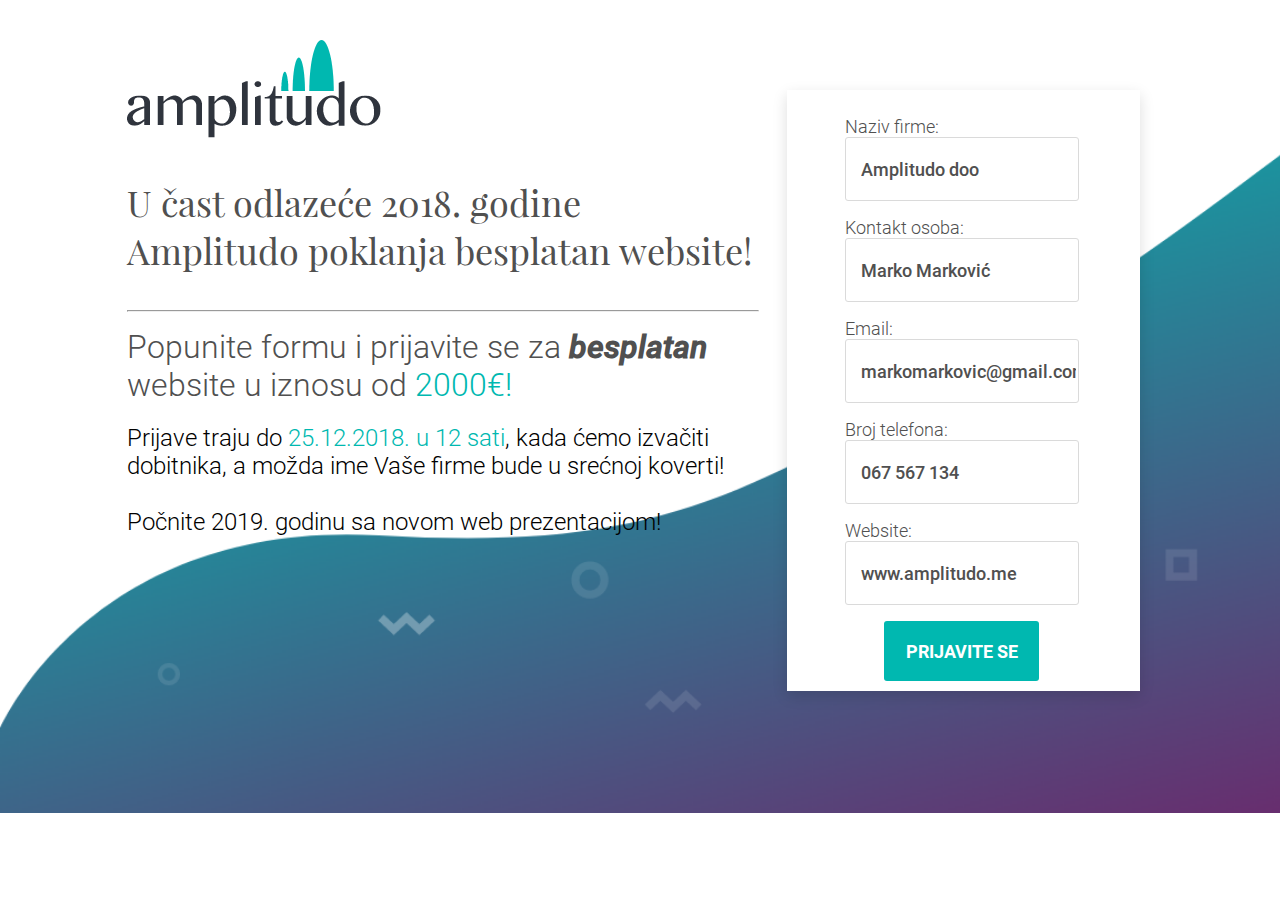
<file: index.html>
<!DOCTYPE html>
<html lang="en">
<head>
    <meta charset="UTF-8">
    <title>Prvi domaci zadatak</title>
    <meta name=”description” content=”Prvi domaci zadatak.”>
    <meta name="viewport" content="width=device-width, initial-scale=1.0">
    <link rel="stylesheet" href="./css/style.css"/>
</head>


<body>


    <div class="container">

        <div class="flex">
            <img src="pictures/logo.png"/>
            <p class="naslov">
                U čast odlazeće 2018. godine Amplitudo poklanja  besplatan  website!
            <hr>
            </p>

            <div class="p1">
                Popunite formu i prijavite se za <strong> besplatan </strong> website u iznosu od <span>2000€!</span>

            </div>

            <div class="p2">
                Prijave traju do
                <span>25.12.2018. u 12 sati</span>,
                kada ćemo izvačiti dobitnika, a možda ime Vaše firme bude u srećnoj koverti!
                <br><br>
                Počnite 2019. godinu sa novom web prezentacijom!
            </div>


        </div>

<div id="forma_footer">
        <div id="forma">
            <form action="" id="f">
                <p>
                    <label for="naziv">Naziv firme:</label> <br>
                    <input id="naziv" type="text" name="nazivfirme" value="Amplitudo doo" required>
                </p>
                <p>
                    <label for="kontakt">Kontakt osoba:</label> <br>
                    <input type="text" id="kontakt" value="Marko Marković" required>
                </p>
                <p>
                    <label for="email">Email:</label><br>
                    <input type="email" id="email" value="markomarkovic@gmail.com" required>
                </p>
                <p>
                    <label for="brojtelefona" class="broj">Broj telefona:</label><br>
                    <input type="text" id="brojtelefona" value="067 567 134" required>
                </p>
                <p>
                    <label for="website" class="website">Website:</label><br>
                    <input type="text" id="website" value="www.amplitudo.me" required>
                </p>
                <button type="submit"> PRIJAVITE SE</button>
            </form>

        </div>
    <footer>
        <span class="icons"> <a href="https://www.facebook.com/AmplitudoCG/"> <img src="./pictures/facebook.png" alt="Facebook-Amplitudo"/></a></span>
        <span class="icons"> <a href="https://www.instagram.com/amplitudo.me/?hl=en"><img src="./pictures/linkedIn.png" alt="Instagram-Amplitudo" /></a></span>
        <span class="icons"> <a href="https://www.linkedin.com/company/amplitudo-d-o-o-"><img src="./pictures/instagram.png" alt="Linkedin-Amplitudo" /></a></span>
    </footer>
</div>


    </div>



</body>
</html>
</file>
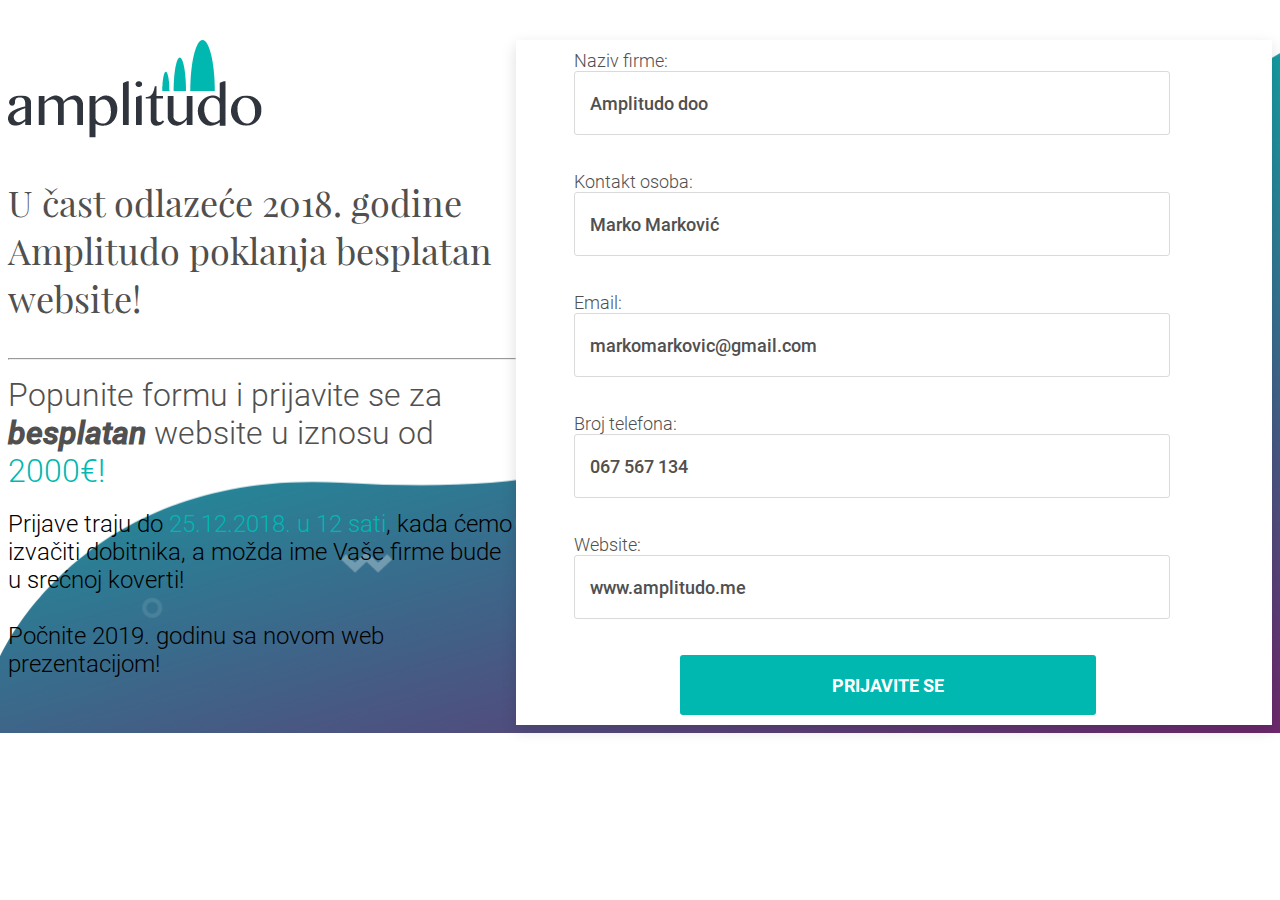
<file: FirstPage.html>
<!DOCTYPE html>
<html lang="en">
<head>
    <meta charset="UTF-8">
    <title>Prvi domaci zadatak</title>
    <meta name="viewport" content="width=device-width, initial-scale=1.0">
    <link rel="stylesheet" href="./css/style.css"/>
</head>


<body>

<div class="glavni">
    <div class="container">

        <div class="flex">
            <img src="pictures/logo.png"/>
            <p class="naslov">
                U čast odlazeće 2018. godine Amplitudo poklanja  besplatan  website!
            <hr>
            </p>

            <div class="p1">
                Popunite formu i prijavite se za <strong> besplatan </strong> website u iznosu od <span>2000€!</span>

            </div>

            <div class="p2">
                Prijave traju do
                <span>25.12.2018. u 12 sati</span>,
                kada ćemo izvačiti dobitnika, a možda ime Vaše firme bude u srećnoj koverti!
                <br><br>
                Počnite 2019. godinu sa novom web prezentacijom!
            </div>


        </div>


        <div id="forma">

            <form action="" id="f">
                <label for="naziv">Naziv firme:</label> <br>
                <input id="naziv" type="text" name="nazivfirme" value="Amplitudo doo" required> <br> <br><br>
                <label for="kontakt">Kontakt osoba:</label> <br>
                <input type="text" id="kontakt" value="Marko Marković" required> <br> <br><br>
                <label for="email">Email:</label><br>
                <input type="email" id="email" value="markomarkovic@gmail.com" required> <br> <br><br>
                <label for="brojtelefona" class="broj">Broj telefona:</label><br>
                <input type="text" id="brojtelefona" value="067 567 134" required> <br> <br><br>
                <label for="website" class="website">Website:</label><br>
                <input type="text" id="website" value="www.amplitudo.me" required> <br> <br><br>
                <button type="submit"> PRIJAVITE SE</button>
            </form>

        </div>



    </div>


</div>

<footer>
    <span class="icons"> <a href="https://www.facebook.com/AmplitudoCG/"> <img src="./pictures/facebook.png" alt="Facebook-Amplitudo"/></a></span>
    <span class="icons"> <a href="https://www.instagram.com/amplitudo.me/?hl=en"><img src="./pictures/linkedIn.png" alt="Instagram-Amplitudo" /></a></span>
    <span class="icon"> <a href="https://www.linkedin.com/company/amplitudo-d-o-o-"><img src="./pictures/instagram.png" alt="Linkedin-Amplitudo" /></a></span>
</footer>

</body>
</html>
</file>
<file: css/style.css>
body{

    background-image: url("../pictures/component.png");
    background-size: cover;
    background-repeat: no-repeat;
    /*  height: 100%; */
}

.container{
    display: flex;
    width: 100%;
    margin-left: auto;
    margin-right: auto;
    margin-top: 40px;
    justify-content: space-around;
}

.flex{
    width: 50%;
    margin-left: auto;
}
/* ucitavanje fonta neka ti uvijek ide prvo */

@font-face {
    font-family: PlayfairDisplay-Regular;
    src: url("../Font/PlayfairDisplay-Regular.woff");
}

@font-face {
    font-family: Roboto-Light;
    src: url("../Font/Roboto-Light.woff");
}

@font-face {
    font-family: Roboto-MediumItalic;
    src: url("../Font/Roboto-MediumItalic.woff");
}

@font-face {
    font-family: Roboto-Medium;
    src: url("../Font/Roboto-Medium.woff");
}

@font-face {
    font-family: Roboto-Bold;
    src: url("../Font/Roboto-Bold.woff");
}

.flex .naslov{
    letter-spacing: 0;
    color: #505050;
    font-size: 36px;
    font-family: PlayfairDisplay-Regular;
}

.flex .p1{
    letter-spacing: 0;
    color: #505050;
    font-size: 32px;
    font-family: Roboto-Light;
}

.flex .p2{
    font-size: 24px;
    font-family: Roboto-Light;
    margin-top: 20px;
}

strong{
    font-family: Roboto-MediumItalic;
}

span{
    color: #00B8B0;
}


#forma_footer{
    width: 30%;
    margin-top: 50px;
    margin-left: 15px;
    margin-right: auto;
    margin-bottom: 15px;
    height: 700px;
}

#forma{
    padding: 10px 57px 10px 58px;
    width: 63%;
    margin:auto;
    background: #FFFFFF 0% 0% no-repeat padding-box;
    box-shadow: 0px 5px 14px #00000022;
}





/*.glavni{
    height: 620px;
}*/

/*#f{
    padding: 20px 0px;
    margin-top: 20px;
}

#f .naziv{
    margin-left: -91px;
}

#f .kontakt{
    margin-left: -74px;
}

#f .email{
    margin-left: -126px;
}

#f .broj{
    margin-left: -81px;
}

#f .website{
    margin-left: -113px;

}*/

#forma label{
    text-align: left;
    letter-spacing: 0;
    color: #505050;
    font-size: 18px;
    font-family: Roboto-Light;
}


#forma input{
    padding-left:15px;
    letter-spacing: 0;
    color: #505050;
    width: 90%;
    height: 60px;
    border: 1px solid #DADADA;
    border-radius: 3px;
    opacity: 1;
    font-size: 18px;
    font-family: Roboto-Medium;
}

input:focus {
    outline: 2px auto #00B8B0;
    outline-offset: -2px;
}

#forma button{
    border: 0px;
    height: 60px;
    letter-spacing: 0;
    color: #FFFFFF;
    opacity:1;
    font-size: 18px;
    background: #00B8B0 0% 0% no-repeat padding-box;
    border-radius: 3px;
    width: 65%;
    font-family: Roboto-Bold;
    margin-left: 16.5%;
    margin-right: 18%;
}

/* obrati paznju na rastojanje buttona u odnosu na input i donjeg bordera forme  */

#forma button:hover , button:active{
    background-color: mediumpurple;
}


footer{
    width: 30%;
    text-align: right;
    margin-top: 40px;
    position: fixed;
    bottom: 0;
    margin-bottom: 30px;
}

.icons{
    margin-left: 15px;
}

/* obrati paznju da su ikonice i forma na istom rastojanju od desne strane, stavi na oboje isti % rastojanje  */

footer img:hover{
    opacity: .5;
    height: 30px;
    padding-left: 5px;
    transition: 0.3s;
}

footer img:active{
    opacity:5;
}

@media  only screen and (max-width:600px) {

    body{
        background-position: bottom;
    }

    .container {
        flex-direction: column;
        height: auto;
        text-align: center;
        width: 99%;
    }

    .flex .naslov{
        font-size: 15px;
    }

    .flex .p1{
        font-size: 13px;
    }
    .flex .p2{
        font-size: 13px;
    }

    .flex {
        width: 90%;
        margin: auto;
    }



#forma_footer{
    width: 99%;
    text-align: left;
    margin-top: 20px;
    margin-left: auto;
    margin-right: auto;
    margin-bottom: 15px;
}



    #forma button{
        font-size: 13px;
    }

    #forma label{
        font-size: 15px;
    }

    #forma input{
        width: 95%;
        margin: auto;
        font-size: 13px;
    }

    footer{
        display: flex;
        flex-direction: row;
        position: relative;
        width: 100%;
        justify-content: flex-end;
    }
}


@media only screen and (min-width: 533px) and (max-width: 800px){
    .container {
        flex-direction: column;
        height: auto;
        text-align: center;
    }

    .flex .naslov{
        font-size: 17px;
    }

    .flex .p1{
        font-size: 15px;
    }
    .flex .p2{
        font-size: 15px;
    }

    .glavni{
        height: auto;
    }
    .flex {
        width: 90%;
        margin: auto;
    }

    #f{
        text-align: left;

    }

    #forma{
        width: 90%;
        margin: auto;
        margin-top: 20px;
    }

    #forma input{
        width: 85%;
        margin: auto;
        font-size: 13px;
    }

    footer{
        margin-bottom: 30px ;
    }

    #forma button{
        padding: 3%;
    }

}
</file>
